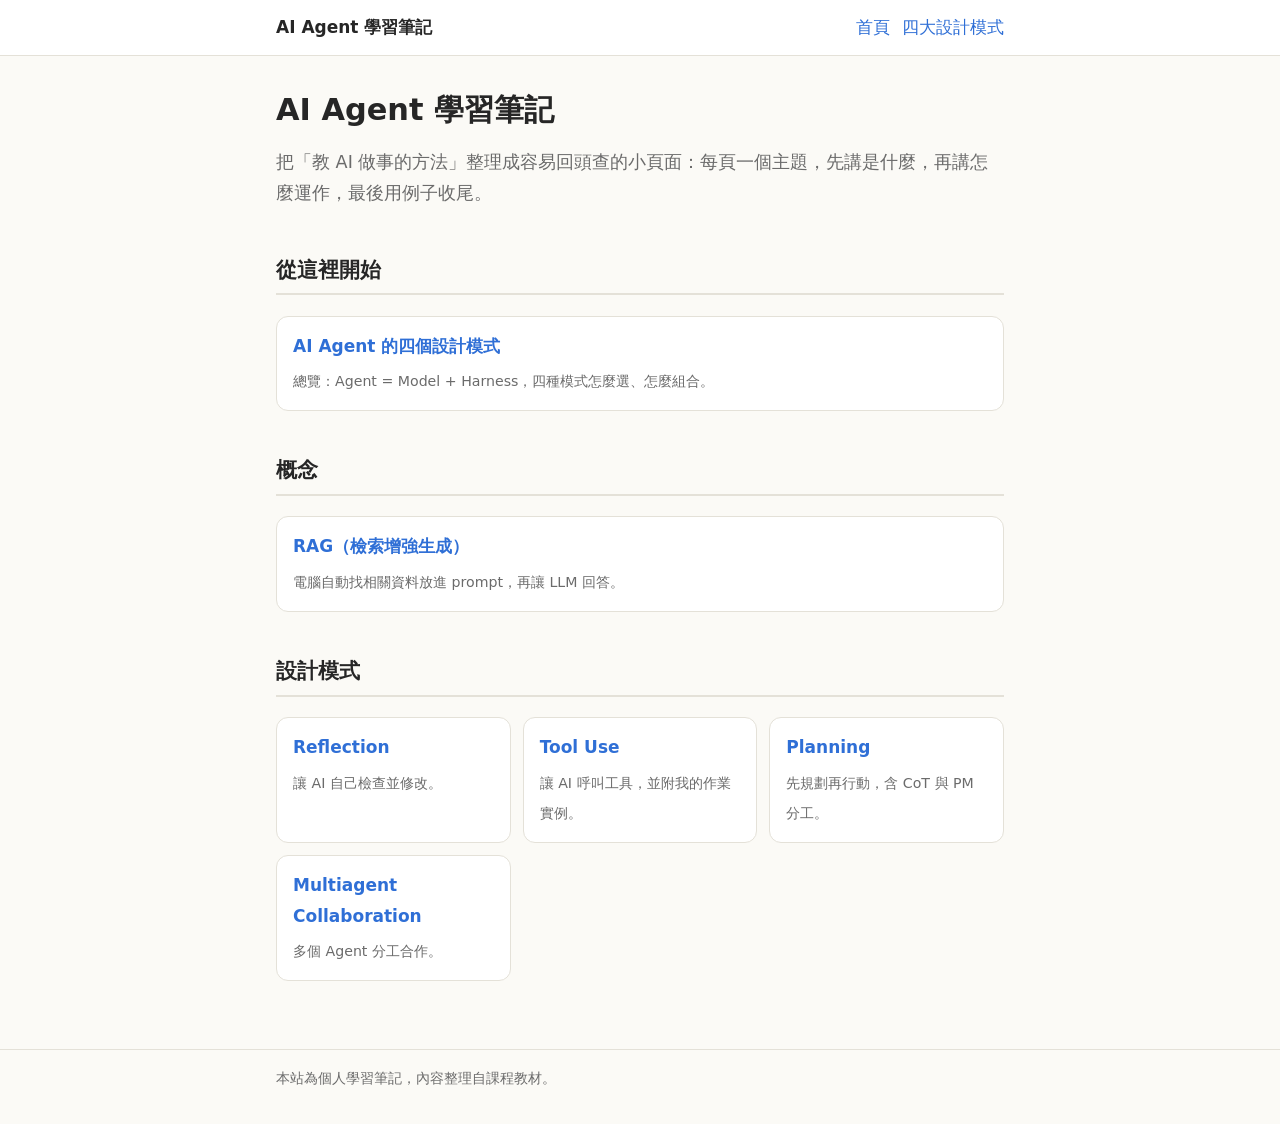
<file: index.html>
<!doctype html>
<html lang="zh-Hant">
<head>
<meta charset="utf-8">
<meta name="viewport" content="width=device-width,initial-scale=1">
<title>首頁 | AI Agent 學習筆記</title>
<meta name="description" content="整理 AI Agent 與四種設計模式（Reflection、Tool Use、Planning、Multiagent）的個人學習筆記網站。">
<link rel="stylesheet" href="assets/style.css">
</head>
<body>
<header class="site"><div class="wrap">
  <a class="brand" href="index.html">AI Agent 學習筆記</a>
  <nav><a href="index.html">首頁</a><a href="pages/agent-patterns.html">四大設計模式</a></nav>
</div></header>
<main><div class="wrap">
  <h1>AI Agent 學習筆記</h1>
  <p class="lead">把「教 AI 做事的方法」整理成容易回頭查的小頁面：每頁一個主題，先講是什麼，再講怎麼運作，最後用例子收尾。</p>

  <h2>從這裡開始</h2>
  <div class="cards">
    <a class="card" href="pages/agent-patterns.html"><b>AI Agent 的四個設計模式</b><small>總覽：Agent = Model + Harness，四種模式怎麼選、怎麼組合。</small></a>
  </div>

  <h2>概念</h2>
  <div class="cards">
<!-- CONCEPTS:START -->
    <a class="card" href="pages/rag.html"><b>RAG（檢索增強生成）</b><small>電腦自動找相關資料放進 prompt，再讓 LLM 回答。</small></a>
<!-- CONCEPTS:END -->
  </div>

  <h2>設計模式</h2>
  <div class="cards">
<!-- PATTERNS:START -->
    <a class="card" href="pages/reflection.html"><b>Reflection</b><small>讓 AI 自己檢查並修改。</small></a>
    <a class="card" href="pages/tool-use.html"><b>Tool Use</b><small>讓 AI 呼叫工具，並附我的作業實例。</small></a>
    <a class="card" href="pages/planning.html"><b>Planning</b><small>先規劃再行動，含 CoT 與 PM 分工。</small></a>
    <a class="card" href="pages/multiagent.html"><b>Multiagent Collaboration</b><small>多個 Agent 分工合作。</small></a>
<!-- PATTERNS:END -->
  </div>
</div></main>
<footer class="site"><div class="wrap">本站為個人學習筆記，內容整理自課程教材。</div></footer>
</body>
</html>
</file>
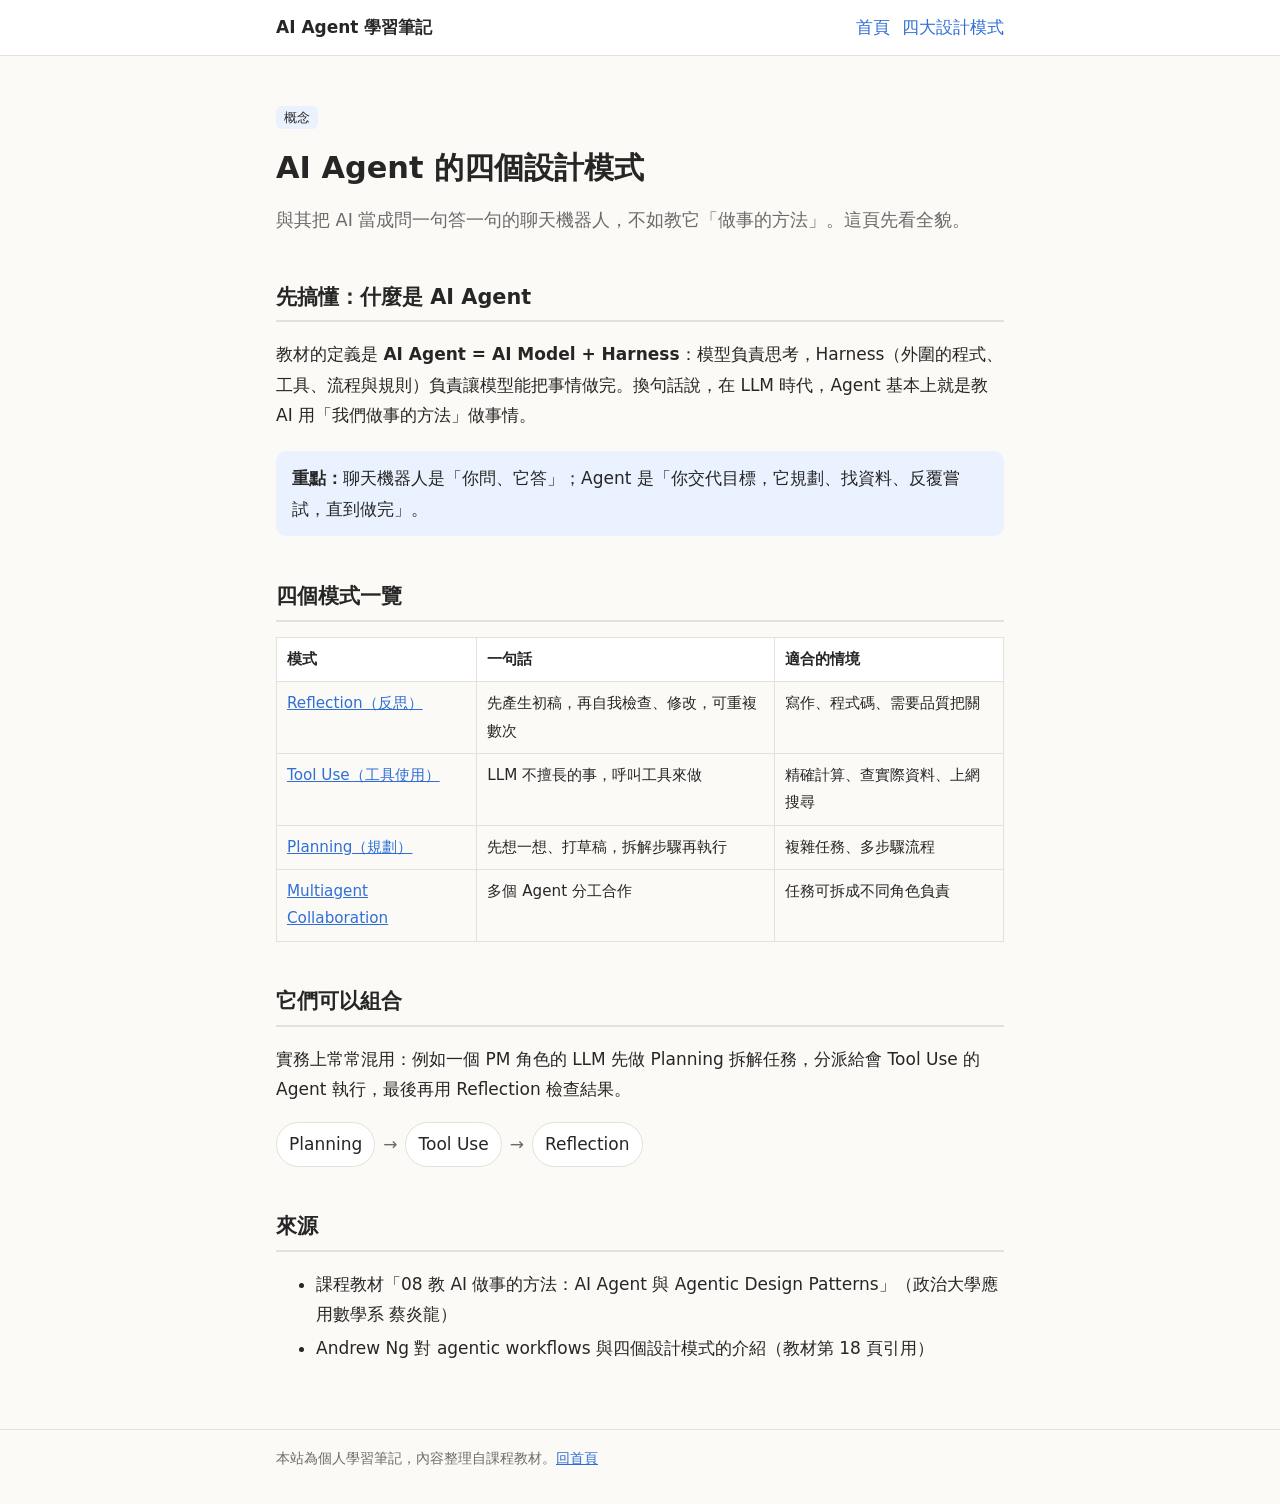
<file: agent-patterns.html>
<!doctype html>
<html lang="zh-Hant">
<head>
<meta charset="utf-8">
<meta name="viewport" content="width=device-width,initial-scale=1">
<title>AI Agent 的四個設計模式 | AI Agent 學習筆記</title>
<meta name="description" content="AI Agent 可以用 Reflection、Tool Use、Planning、Multiagent Collaboration 四種設計模式來理解，本頁是總覽。">
<link rel="stylesheet" href="../assets/style.css">
</head>
<body>
<header class="site"><div class="wrap">
  <a class="brand" href="../index.html">AI Agent 學習筆記</a>
  <nav><a href="../index.html">首頁</a><a href="agent-patterns.html">四大設計模式</a></nav>
</div></header>
<main><div class="wrap">
  <p><span class="tag">概念</span></p>
  <h1>AI Agent 的四個設計模式</h1>
  <p class="lead">與其把 AI 當成問一句答一句的聊天機器人，不如教它「做事的方法」。這頁先看全貌。</p>
  <h2>先搞懂：什麼是 AI Agent</h2>
  <p>教材的定義是 <b>AI Agent = AI Model + Harness</b>：模型負責思考，Harness（外圍的程式、工具、流程與規則）負責讓模型能把事情做完。換句話說，在 LLM 時代，Agent 基本上就是教 AI 用「我們做事的方法」做事情。</p>
  <div class="note"><b>重點：</b>聊天機器人是「你問、它答」；Agent 是「你交代目標，它規劃、找資料、反覆嘗試，直到做完」。</div>
  <h2>四個模式一覽</h2>
  <table>
    <tr><th>模式</th><th>一句話</th><th>適合的情境</th></tr>
    <tr><td><a href="reflection.html">Reflection（反思）</a></td><td>先產生初稿，再自我檢查、修改，可重複數次</td><td>寫作、程式碼、需要品質把關</td></tr>
    <tr><td><a href="tool-use.html">Tool Use（工具使用）</a></td><td>LLM 不擅長的事，呼叫工具來做</td><td>精確計算、查實際資料、上網搜尋</td></tr>
    <tr><td><a href="planning.html">Planning（規劃）</a></td><td>先想一想、打草稿，拆解步驟再執行</td><td>複雜任務、多步驟流程</td></tr>
    <tr><td><a href="multiagent.html">Multiagent Collaboration</a></td><td>多個 Agent 分工合作</td><td>任務可拆成不同角色負責</td></tr>
  </table>
  <h2>它們可以組合</h2>
  <p>實務上常常混用：例如一個 PM 角色的 LLM 先做 Planning 拆解任務，分派給會 Tool Use 的 Agent 執行，最後再用 Reflection 檢查結果。</p>
  <div class="flow"><span>Planning</span><i>→</i><span>Tool Use</span><i>→</i><span>Reflection</span></div>
  <h2>來源</h2>
  <ul class="sources"><li>課程教材「08 教 AI 做事的方法：AI Agent 與 Agentic Design Patterns」（政治大學應用數學系 蔡炎龍）</li><li>Andrew Ng 對 agentic workflows 與四個設計模式的介紹（教材第 18 頁引用）</li></ul>
</div></main>
<footer class="site"><div class="wrap">本站為個人學習筆記，內容整理自課程教材。<a href="../index.html">回首頁</a></div></footer>
</body>
</html>
</file>
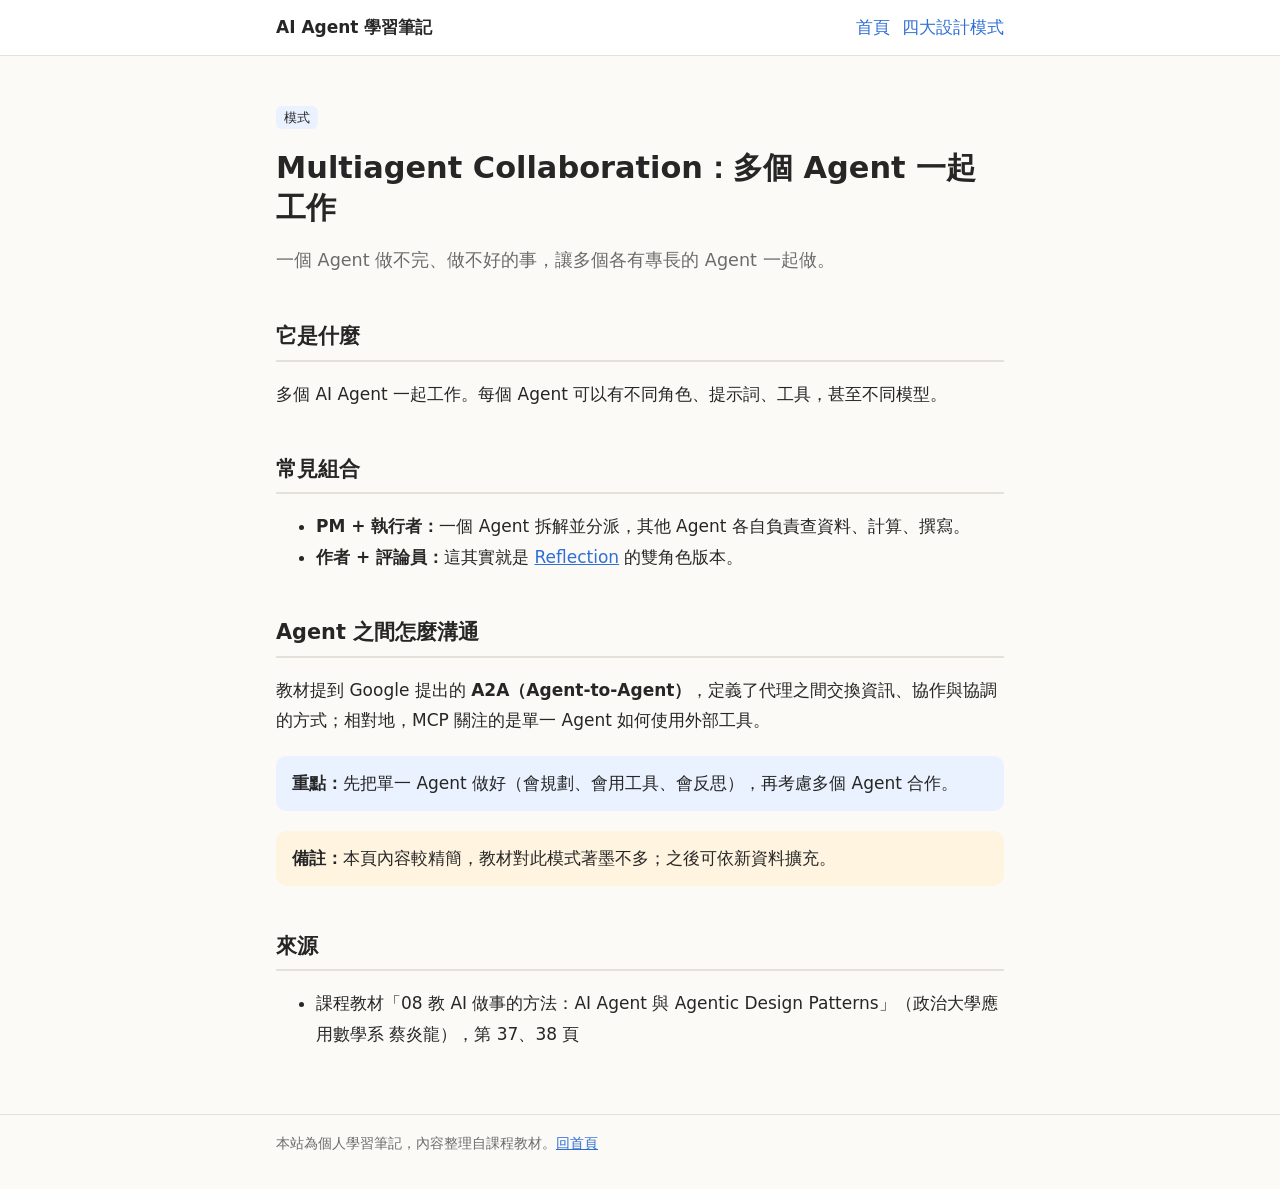
<file: multiagent.html>
<!doctype html>
<html lang="zh-Hant">
<head>
<meta charset="utf-8">
<meta name="viewport" content="width=device-width,initial-scale=1">
<title>Multiagent Collaboration：多個 Agent 一起工作 | AI Agent 學習筆記</title>
<meta name="description" content="Multiagent Collaboration 讓多個 AI Agent 分工合作，常由 PM 角色負責分派。">
<link rel="stylesheet" href="../assets/style.css">
</head>
<body>
<header class="site"><div class="wrap">
  <a class="brand" href="../index.html">AI Agent 學習筆記</a>
  <nav><a href="../index.html">首頁</a><a href="agent-patterns.html">四大設計模式</a></nav>
</div></header>
<main><div class="wrap">
  <p><span class="tag">模式</span></p>
  <h1>Multiagent Collaboration：多個 Agent 一起工作</h1>
  <p class="lead">一個 Agent 做不完、做不好的事，讓多個各有專長的 Agent 一起做。</p>
  <h2>它是什麼</h2>
  <p>多個 AI Agent 一起工作。每個 Agent 可以有不同角色、提示詞、工具，甚至不同模型。</p>
  <h2>常見組合</h2>
  <ul>
    <li><b>PM + 執行者：</b>一個 Agent 拆解並分派，其他 Agent 各自負責查資料、計算、撰寫。</li>
    <li><b>作者 + 評論員：</b>這其實就是 <a href="reflection.html">Reflection</a> 的雙角色版本。</li>
  </ul>
  <h2>Agent 之間怎麼溝通</h2>
  <p>教材提到 Google 提出的 <b>A2A（Agent-to-Agent）</b>，定義了代理之間交換資訊、協作與協調的方式；相對地，MCP 關注的是單一 Agent 如何使用外部工具。</p>
  <div class="note"><b>重點：</b>先把單一 Agent 做好（會規劃、會用工具、會反思），再考慮多個 Agent 合作。</div>
  <div class="warn"><b>備註：</b>本頁內容較精簡，教材對此模式著墨不多；之後可依新資料擴充。</div>
  <h2>來源</h2>
  <ul class="sources"><li>課程教材「08 教 AI 做事的方法：AI Agent 與 Agentic Design Patterns」（政治大學應用數學系 蔡炎龍），第 37、38 頁</li></ul>
</div></main>
<footer class="site"><div class="wrap">本站為個人學習筆記，內容整理自課程教材。<a href="../index.html">回首頁</a></div></footer>
</body>
</html>
</file>
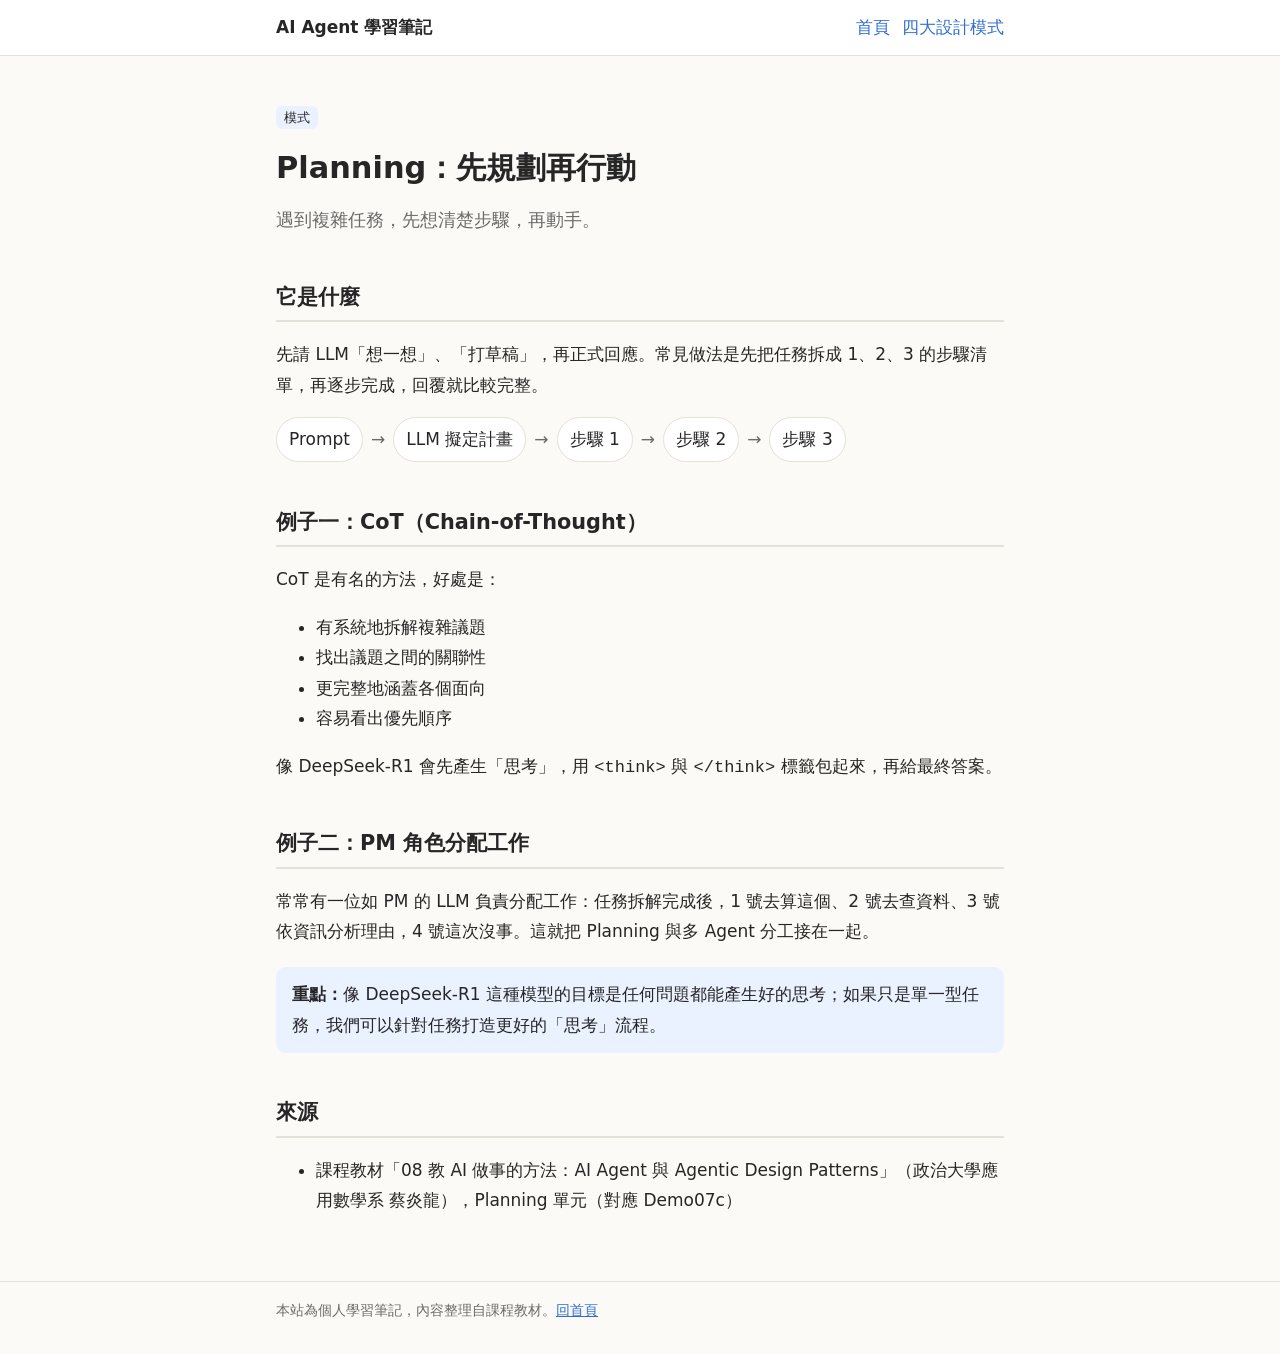
<file: planning.html>
<!doctype html>
<html lang="zh-Hant">
<head>
<meta charset="utf-8">
<meta name="viewport" content="width=device-width,initial-scale=1">
<title>Planning：先規劃再行動 | AI Agent 學習筆記</title>
<meta name="description" content="Planning 讓 LLM 先拆解任務、列出步驟，再依計畫完成，CoT 與 PM 角色分派工作都是例子。">
<link rel="stylesheet" href="../assets/style.css">
</head>
<body>
<header class="site"><div class="wrap">
  <a class="brand" href="../index.html">AI Agent 學習筆記</a>
  <nav><a href="../index.html">首頁</a><a href="agent-patterns.html">四大設計模式</a></nav>
</div></header>
<main><div class="wrap">
  <p><span class="tag">模式</span></p>
  <h1>Planning：先規劃再行動</h1>
  <p class="lead">遇到複雜任務，先想清楚步驟，再動手。</p>
  <h2>它是什麼</h2>
  <p>先請 LLM「想一想」、「打草稿」，再正式回應。常見做法是先把任務拆成 1、2、3 的步驟清單，再逐步完成，回覆就比較完整。</p>
  <div class="flow"><span>Prompt</span><i>→</i><span>LLM 擬定計畫</span><i>→</i><span>步驟 1</span><i>→</i><span>步驟 2</span><i>→</i><span>步驟 3</span></div>
  <h2>例子一：CoT（Chain-of-Thought）</h2>
  <p>CoT 是有名的方法，好處是：</p>
  <ul>
    <li>有系統地拆解複雜議題</li>
    <li>找出議題之間的關聯性</li>
    <li>更完整地涵蓋各個面向</li>
    <li>容易看出優先順序</li>
  </ul>
  <p>像 DeepSeek-R1 會先產生「思考」，用 <code>&lt;think&gt;</code> 與 <code>&lt;/think&gt;</code> 標籤包起來，再給最終答案。</p>
  <h2>例子二：PM 角色分配工作</h2>
  <p>常常有一位如 PM 的 LLM 負責分配工作：任務拆解完成後，1 號去算這個、2 號去查資料、3 號依資訊分析理由，4 號這次沒事。這就把 Planning 與多 Agent 分工接在一起。</p>
  <div class="note"><b>重點：</b>像 DeepSeek-R1 這種模型的目標是任何問題都能產生好的思考；如果只是單一型任務，我們可以針對任務打造更好的「思考」流程。</div>
  <h2>來源</h2>
  <ul class="sources"><li>課程教材「08 教 AI 做事的方法：AI Agent 與 Agentic Design Patterns」（政治大學應用數學系 蔡炎龍），Planning 單元（對應 Demo07c）</li></ul>
</div></main>
<footer class="site"><div class="wrap">本站為個人學習筆記，內容整理自課程教材。<a href="../index.html">回首頁</a></div></footer>
</body>
</html>
</file>
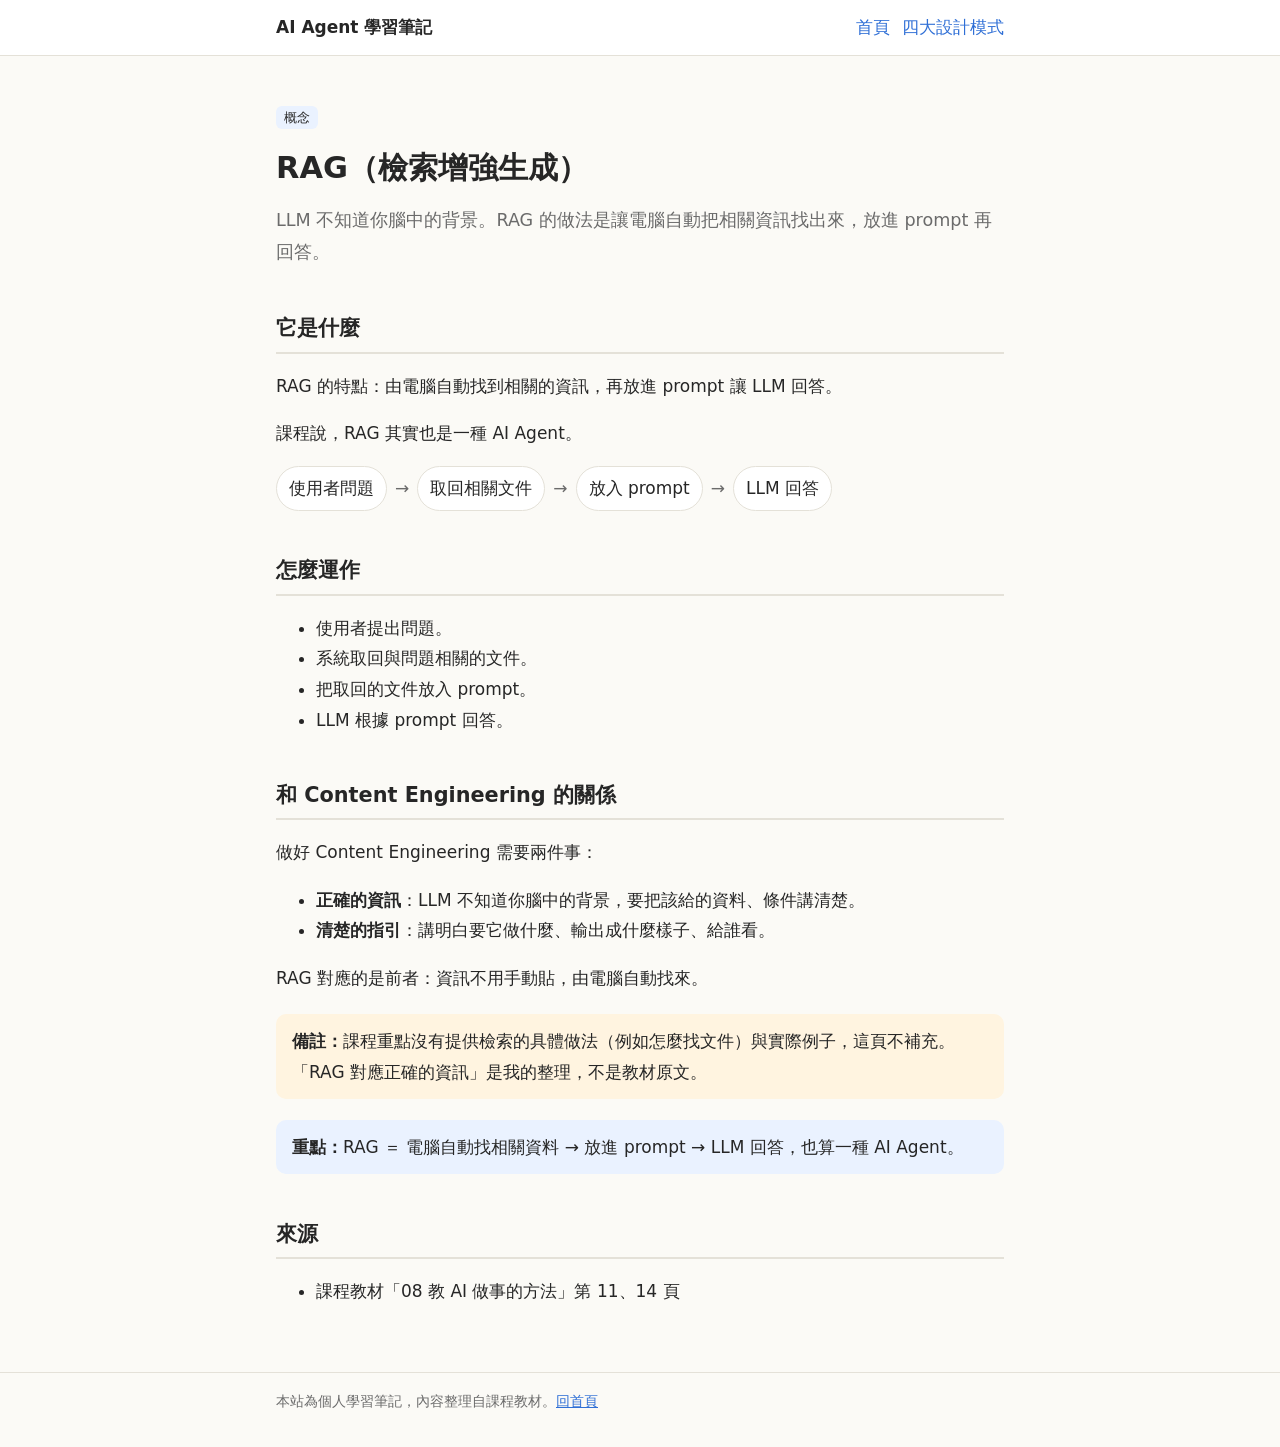
<file: rag.html>
<!doctype html>
<html lang="zh-Hant">
<head>
<meta charset="utf-8">
<meta name="viewport" content="width=device-width,initial-scale=1">
<title>RAG（檢索增強生成） | AI Agent 學習筆記</title>
<meta name="description" content="RAG 由電腦自動找出相關資訊並放進 prompt，再讓 LLM 回答；課程也把它視為一種 AI Agent，並連結到 Content Engineering 的兩個要件。">
<link rel="stylesheet" href="../assets/style.css">
</head>
<body>
<header class="site"><div class="wrap">
  <a class="brand" href="../index.html">AI Agent 學習筆記</a>
  <nav><a href="../index.html">首頁</a><a href="agent-patterns.html">四大設計模式</a></nav>
</div></header>
<main><div class="wrap">
  <p><span class="tag">概念</span></p>
  <h1>RAG（檢索增強生成）</h1>
  <p class="lead">LLM 不知道你腦中的背景。RAG 的做法是讓電腦自動把相關資訊找出來，放進 prompt 再回答。</p>

  <h2>它是什麼</h2>
  <p>RAG 的特點：由電腦自動找到相關的資訊，再放進 prompt 讓 LLM 回答。</p>
  <p>課程說，RAG 其實也是一種 AI Agent。</p>
  <div class="flow"><span>使用者問題</span><i>→</i><span>取回相關文件</span><i>→</i><span>放入 prompt</span><i>→</i><span>LLM 回答</span></div>

  <h2>怎麼運作</h2>
  <ul>
    <li>使用者提出問題。</li>
    <li>系統取回與問題相關的文件。</li>
    <li>把取回的文件放入 prompt。</li>
    <li>LLM 根據 prompt 回答。</li>
  </ul>

  <h2>和 Content Engineering 的關係</h2>
  <p>做好 Content Engineering 需要兩件事：</p>
  <ul>
    <li><b>正確的資訊</b>：LLM 不知道你腦中的背景，要把該給的資料、條件講清楚。</li>
    <li><b>清楚的指引</b>：講明白要它做什麼、輸出成什麼樣子、給誰看。</li>
  </ul>
  <p>RAG 對應的是前者：資訊不用手動貼，由電腦自動找來。</p>

  <div class="warn"><b>備註：</b>課程重點沒有提供檢索的具體做法（例如怎麼找文件）與實際例子，這頁不補充。「RAG 對應正確的資訊」是我的整理，不是教材原文。</div>

  <div class="note"><b>重點：</b>RAG ＝ 電腦自動找相關資料 → 放進 prompt → LLM 回答，也算一種 AI Agent。</div>

  <h2>來源</h2>
  <ul class="sources"><li>課程教材「08 教 AI 做事的方法」第 11、14 頁</li></ul>
</div></main>
<footer class="site"><div class="wrap">本站為個人學習筆記，內容整理自課程教材。<a href="../index.html">回首頁</a></div></footer>
</body>
</html>
</file>
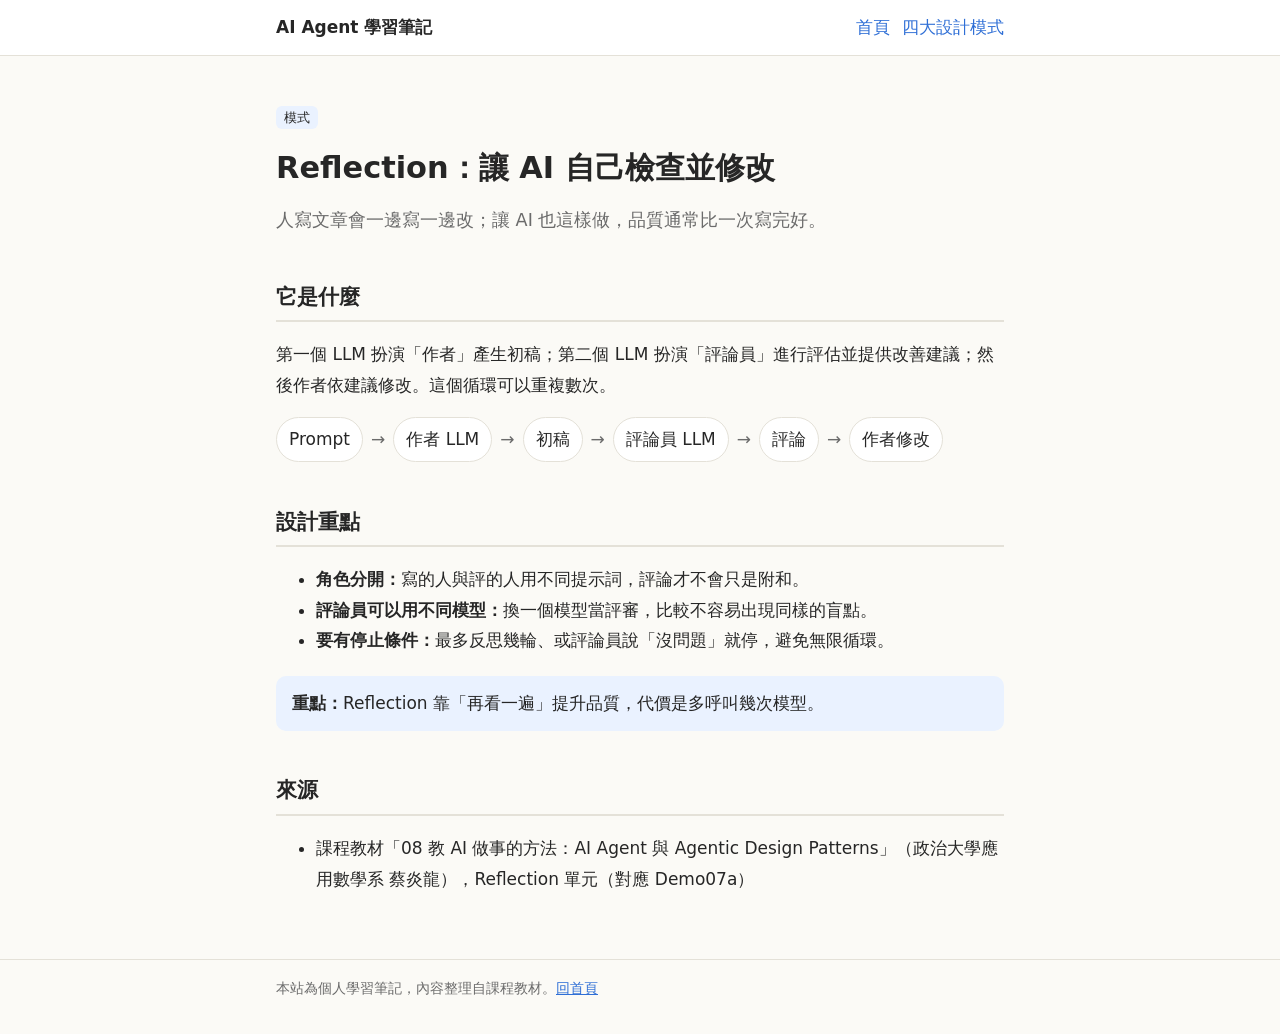
<file: reflection.html>
<!doctype html>
<html lang="zh-Hant">
<head>
<meta charset="utf-8">
<meta name="viewport" content="width=device-width,initial-scale=1">
<title>Reflection：讓 AI 自己檢查並修改 | AI Agent 學習筆記</title>
<meta name="description" content="Reflection 讓一個 LLM 寫初稿、另一個 LLM 當評論員提出建議，再由作者修改，可重複多次。">
<link rel="stylesheet" href="../assets/style.css">
</head>
<body>
<header class="site"><div class="wrap">
  <a class="brand" href="../index.html">AI Agent 學習筆記</a>
  <nav><a href="../index.html">首頁</a><a href="agent-patterns.html">四大設計模式</a></nav>
</div></header>
<main><div class="wrap">
  <p><span class="tag">模式</span></p>
  <h1>Reflection：讓 AI 自己檢查並修改</h1>
  <p class="lead">人寫文章會一邊寫一邊改；讓 AI 也這樣做，品質通常比一次寫完好。</p>
  <h2>它是什麼</h2>
  <p>第一個 LLM 扮演「作者」產生初稿；第二個 LLM 扮演「評論員」進行評估並提供改善建議；然後作者依建議修改。這個循環可以重複數次。</p>
  <div class="flow"><span>Prompt</span><i>→</i><span>作者 LLM</span><i>→</i><span>初稿</span><i>→</i><span>評論員 LLM</span><i>→</i><span>評論</span><i>→</i><span>作者修改</span></div>
  <h2>設計重點</h2>
  <ul>
    <li><b>角色分開：</b>寫的人與評的人用不同提示詞，評論才不會只是附和。</li>
    <li><b>評論員可以用不同模型：</b>換一個模型當評審，比較不容易出現同樣的盲點。</li>
    <li><b>要有停止條件：</b>最多反思幾輪、或評論員說「沒問題」就停，避免無限循環。</li>
  </ul>
  <div class="note"><b>重點：</b>Reflection 靠「再看一遍」提升品質，代價是多呼叫幾次模型。</div>
  <h2>來源</h2>
  <ul class="sources"><li>課程教材「08 教 AI 做事的方法：AI Agent 與 Agentic Design Patterns」（政治大學應用數學系 蔡炎龍），Reflection 單元（對應 Demo07a）</li></ul>
</div></main>
<footer class="site"><div class="wrap">本站為個人學習筆記，內容整理自課程教材。<a href="../index.html">回首頁</a></div></footer>
</body>
</html>
</file>
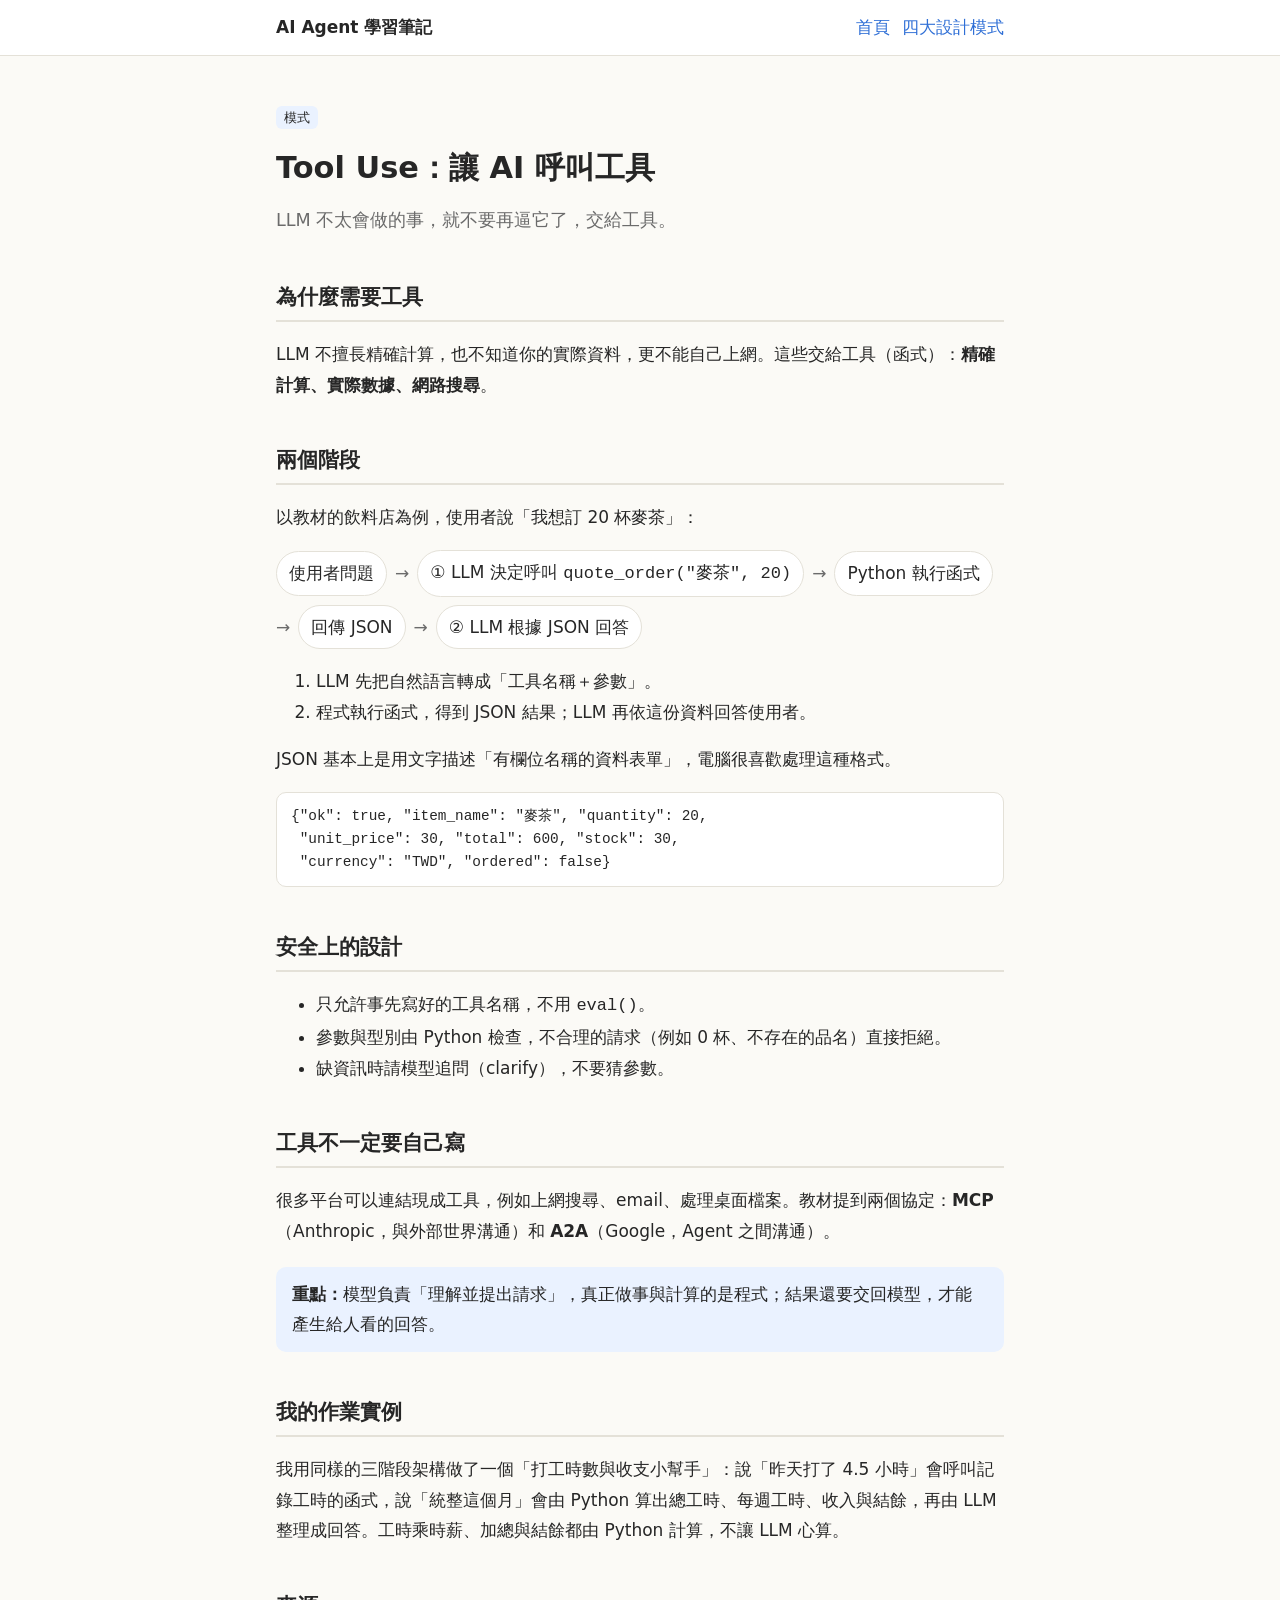
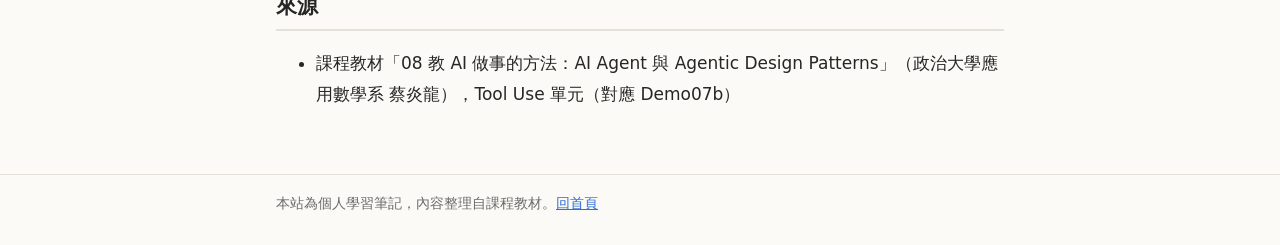
<file: tool-use.html>
<!doctype html>
<html lang="zh-Hant">
<head>
<meta charset="utf-8">
<meta name="viewport" content="width=device-width,initial-scale=1">
<title>Tool Use：讓 AI 呼叫工具 | AI Agent 學習筆記</title>
<meta name="description" content="Tool Use 讓 LLM 把需求轉成工具呼叫，由程式實際執行函式，再用結果回答，適合精確計算與查實際資料。">
<link rel="stylesheet" href="../assets/style.css">
</head>
<body>
<header class="site"><div class="wrap">
  <a class="brand" href="../index.html">AI Agent 學習筆記</a>
  <nav><a href="../index.html">首頁</a><a href="agent-patterns.html">四大設計模式</a></nav>
</div></header>
<main><div class="wrap">
  <p><span class="tag">模式</span></p>
  <h1>Tool Use：讓 AI 呼叫工具</h1>
  <p class="lead">LLM 不太會做的事，就不要再逼它了，交給工具。</p>
  <h2>為什麼需要工具</h2>
  <p>LLM 不擅長精確計算，也不知道你的實際資料，更不能自己上網。這些交給工具（函式）：<b>精確計算、實際數據、網路搜尋</b>。</p>
  <h2>兩個階段</h2>
  <p>以教材的飲料店為例，使用者說「我想訂 20 杯麥茶」：</p>
  <div class="flow"><span>使用者問題</span><i>→</i><span>① LLM 決定呼叫 <code>quote_order("麥茶", 20)</code></span><i>→</i><span>Python 執行函式</span><i>→</i><span>回傳 JSON</span><i>→</i><span>② LLM 根據 JSON 回答</span></div>
  <ol>
    <li>LLM 先把自然語言轉成「工具名稱＋參數」。</li>
    <li>程式執行函式，得到 JSON 結果；LLM 再依這份資料回答使用者。</li>
  </ol>
  <p>JSON 基本上是用文字描述「有欄位名稱的資料表單」，電腦很喜歡處理這種格式。</p>
<pre><code>{"ok": true, "item_name": "麥茶", "quantity": 20,
 "unit_price": 30, "total": 600, "stock": 30,
 "currency": "TWD", "ordered": false}</code></pre>
  <h2>安全上的設計</h2>
  <ul>
    <li>只允許事先寫好的工具名稱，不用 <code>eval()</code>。</li>
    <li>參數與型別由 Python 檢查，不合理的請求（例如 0 杯、不存在的品名）直接拒絕。</li>
    <li>缺資訊時請模型追問（clarify），不要猜參數。</li>
  </ul>
  <h2>工具不一定要自己寫</h2>
  <p>很多平台可以連結現成工具，例如上網搜尋、email、處理桌面檔案。教材提到兩個協定：<b>MCP</b>（Anthropic，與外部世界溝通）和 <b>A2A</b>（Google，Agent 之間溝通）。</p>
  <div class="note"><b>重點：</b>模型負責「理解並提出請求」，真正做事與計算的是程式；結果還要交回模型，才能產生給人看的回答。</div>
  <h2>我的作業實例</h2>
  <p>我用同樣的三階段架構做了一個「打工時數與收支小幫手」：說「昨天打了 4.5 小時」會呼叫記錄工時的函式，說「統整這個月」會由 Python 算出總工時、每週工時、收入與結餘，再由 LLM 整理成回答。工時乘時薪、加總與結餘都由 Python 計算，不讓 LLM 心算。</p>
  <h2>來源</h2>
  <ul class="sources"><li>課程教材「08 教 AI 做事的方法：AI Agent 與 Agentic Design Patterns」（政治大學應用數學系 蔡炎龍），Tool Use 單元（對應 Demo07b）</li></ul>
</div></main>
<footer class="site"><div class="wrap">本站為個人學習筆記，內容整理自課程教材。<a href="../index.html">回首頁</a></div></footer>
</body>
</html>
</file>
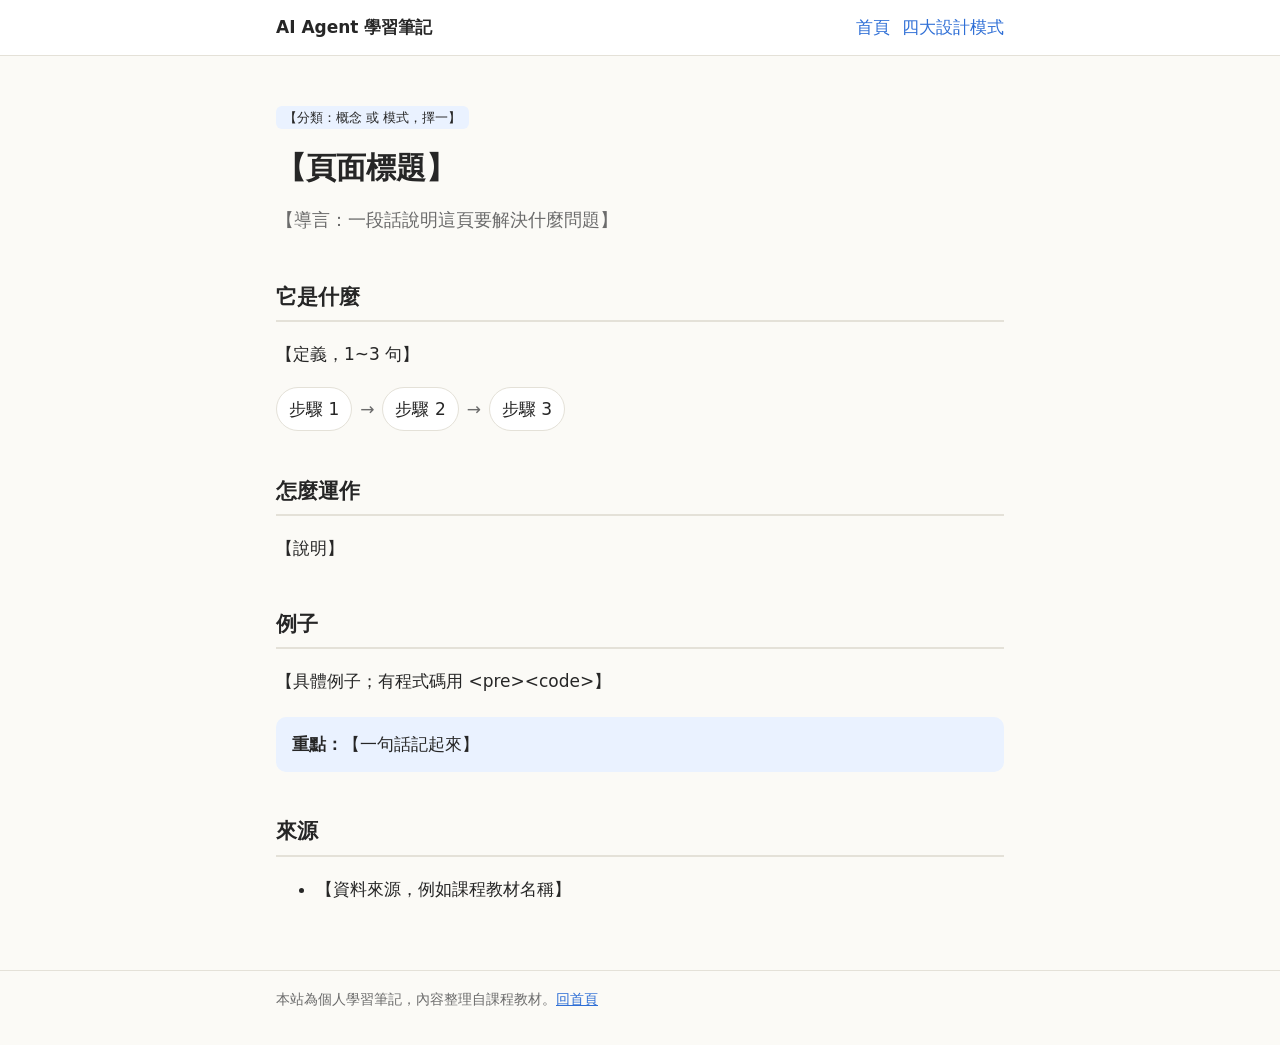
<file: templates/page.html>
<!doctype html>
<html lang="zh-Hant">
<head>
<meta charset="utf-8">
<meta name="viewport" content="width=device-width,initial-scale=1">
<title>【頁面標題】 | AI Agent 學習筆記</title>
<meta name="description" content="【一句話摘要，約 40~80 字】">
<link rel="stylesheet" href="../assets/style.css">
</head>
<body>
<header class="site"><div class="wrap">
  <a class="brand" href="../index.html">AI Agent 學習筆記</a>
  <nav><a href="../index.html">首頁</a><a href="agent-patterns.html">四大設計模式</a></nav>
</div></header>
<main><div class="wrap">
  <p><span class="tag">【分類：概念 或 模式，擇一】</span></p>
  <h1>【頁面標題】</h1>
  <p class="lead">【導言：一段話說明這頁要解決什麼問題】</p>

  <h2>它是什麼</h2>
  <p>【定義，1~3 句】</p>
  <div class="flow"><span>步驟 1</span><i>→</i><span>步驟 2</span><i>→</i><span>步驟 3</span></div>

  <h2>怎麼運作</h2>
  <p>【說明】</p>

  <h2>例子</h2>
  <p>【具體例子；有程式碼用 &lt;pre&gt;&lt;code&gt;】</p>

  <div class="note"><b>重點：</b>【一句話記起來】</div>

  <h2>來源</h2>
  <ul class="sources"><li>【資料來源，例如課程教材名稱】</li></ul>
</div></main>
<footer class="site"><div class="wrap">本站為個人學習筆記，內容整理自課程教材。<a href="../index.html">回首頁</a></div></footer>
</body>
</html>
</file>
<file: assets/style.css>
:root{--bg:#fbfaf6;--fg:#262626;--muted:#6b6b6b;--accent:#2f6fd6;--card:#fff;--line:#e4e1d8;--note:#eaf2ff;--warn:#fff4e0}
@media (prefers-color-scheme:dark){:root{--bg:#16181c;--fg:#e8e8e8;--muted:#a0a0a0;--accent:#7aa8ff;--card:#1f2228;--line:#333842;--note:#1d2a40;--warn:#3a2f1c}}
*{box-sizing:border-box}
body{margin:0;background:var(--bg);color:var(--fg);font:17px/1.8 "Noto Sans TC","PingFang TC","Microsoft JhengHei",system-ui,sans-serif}
a{color:var(--accent)}
.wrap{max-width:760px;margin:0 auto;padding:0 16px}
header.site{border-bottom:1px solid var(--line);background:var(--card)}
header.site .wrap{display:flex;gap:16px;align-items:center;flex-wrap:wrap;padding-top:12px;padding-bottom:12px}
header.site .brand{font-weight:700;text-decoration:none;color:var(--fg);margin-right:auto}
header.site nav a{margin-left:12px;text-decoration:none}
main{padding:28px 0 48px}
h1{font-size:1.9rem;line-height:1.3;margin:.2em 0}
h2{font-size:1.3rem;margin:2em 0 .4em;padding-bottom:.2em;border-bottom:2px solid var(--line)}
.lead{font-size:1.1rem;color:var(--muted)}
.note,.warn{padding:12px 16px;border-radius:10px;margin:1.2em 0}
.note{background:var(--note)}.warn{background:var(--warn)}
.flow{display:flex;flex-wrap:wrap;gap:8px;align-items:center;margin:1em 0}
.flow span{background:var(--card);border:1px solid var(--line);padding:6px 12px;border-radius:999px}
.flow i{font-style:normal;color:var(--muted)}
pre{background:var(--card);border:1px solid var(--line);border-radius:10px;padding:12px 14px;overflow-x:auto;font-size:.9rem;line-height:1.6}
code{font-family:ui-monospace,Menlo,Consolas,monospace}
table{border-collapse:collapse;width:100%;margin:1em 0;font-size:.95rem}
th,td{border:1px solid var(--line);padding:8px 10px;text-align:left;vertical-align:top}
th{background:var(--card)}
.cards{display:grid;grid-template-columns:repeat(auto-fit,minmax(230px,1fr));gap:12px;margin:1.2em 0}
.card{display:block;background:var(--card);border:1px solid var(--line);border-radius:12px;padding:14px 16px;text-decoration:none;color:var(--fg)}
.card:hover{border-color:var(--accent)}
.card b{display:block;color:var(--accent);margin-bottom:4px}
.card small{color:var(--muted)}
.tag{display:inline-block;font-size:.8rem;background:var(--note);border-radius:6px;padding:0 8px;margin-right:6px}
footer.site{border-top:1px solid var(--line);color:var(--muted);font-size:.9rem;padding:16px 0 32px}
.sources li{margin:.2em 0}
</file>
